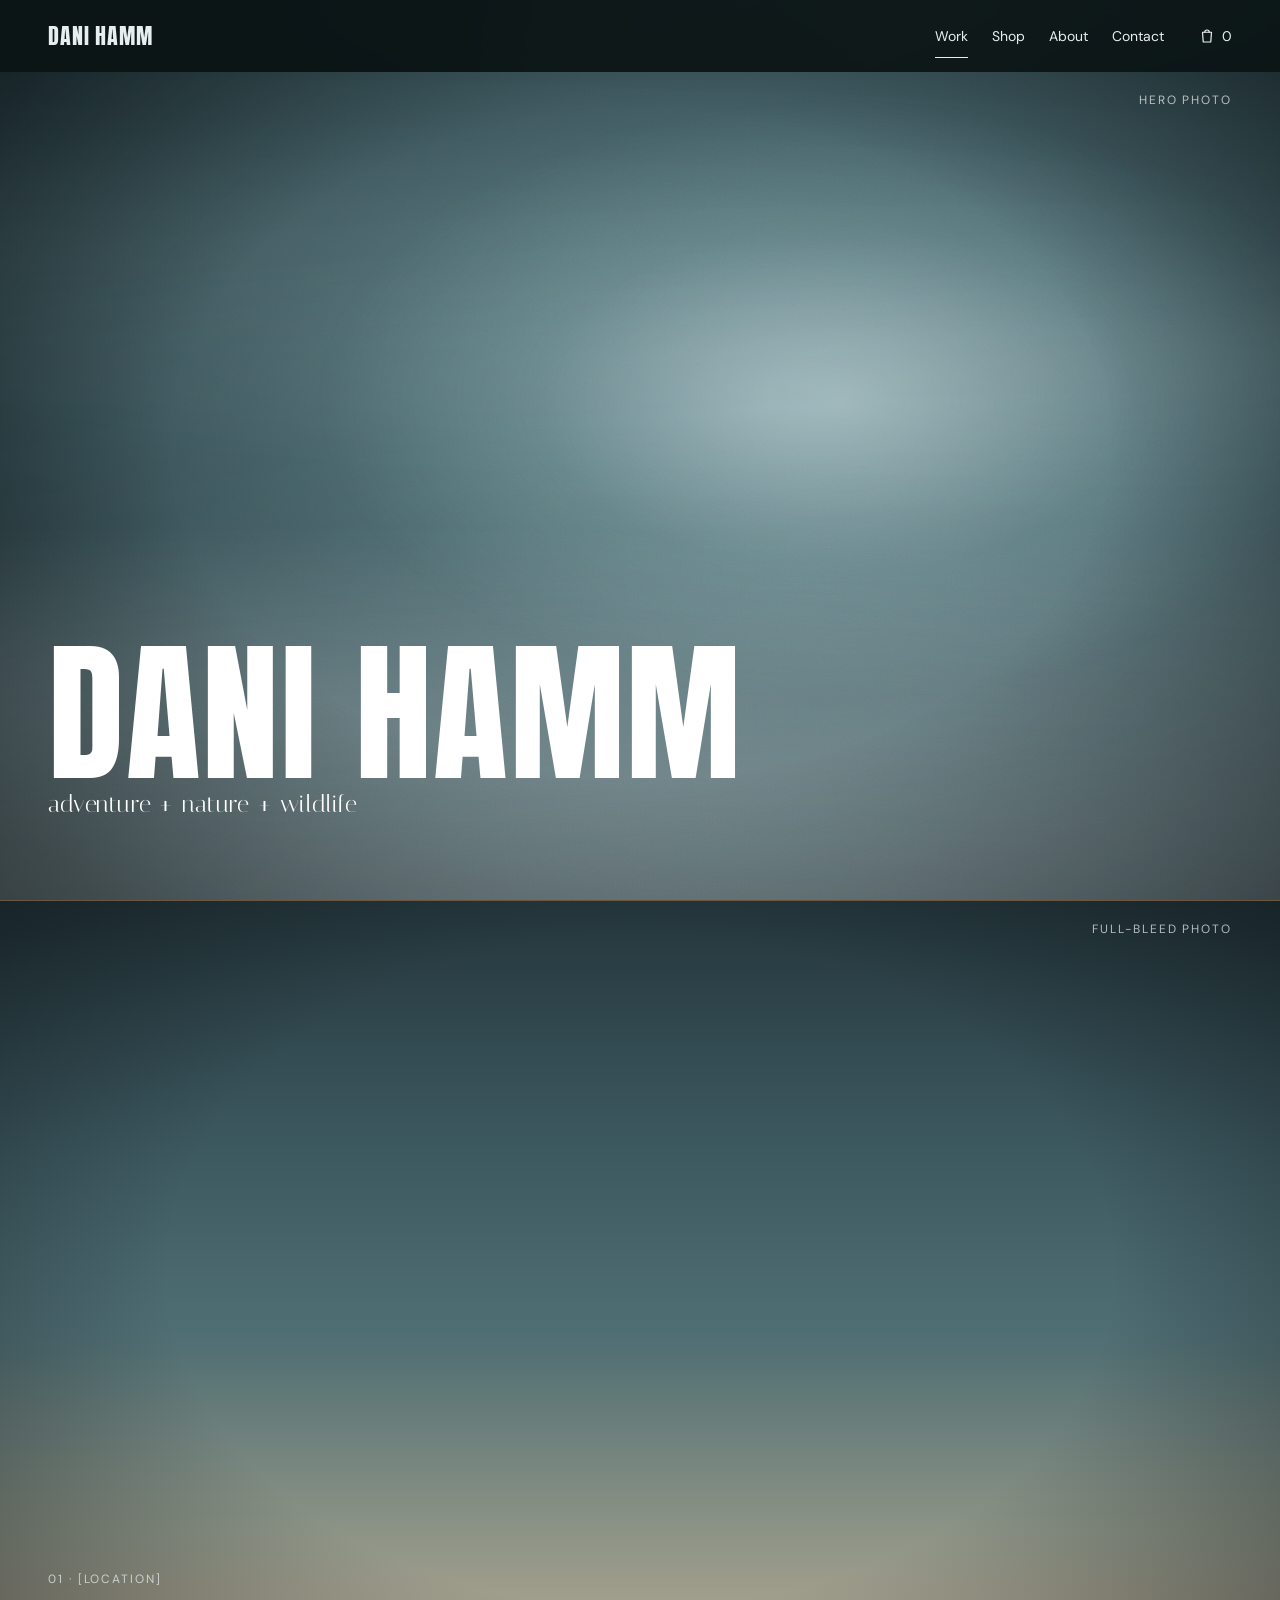
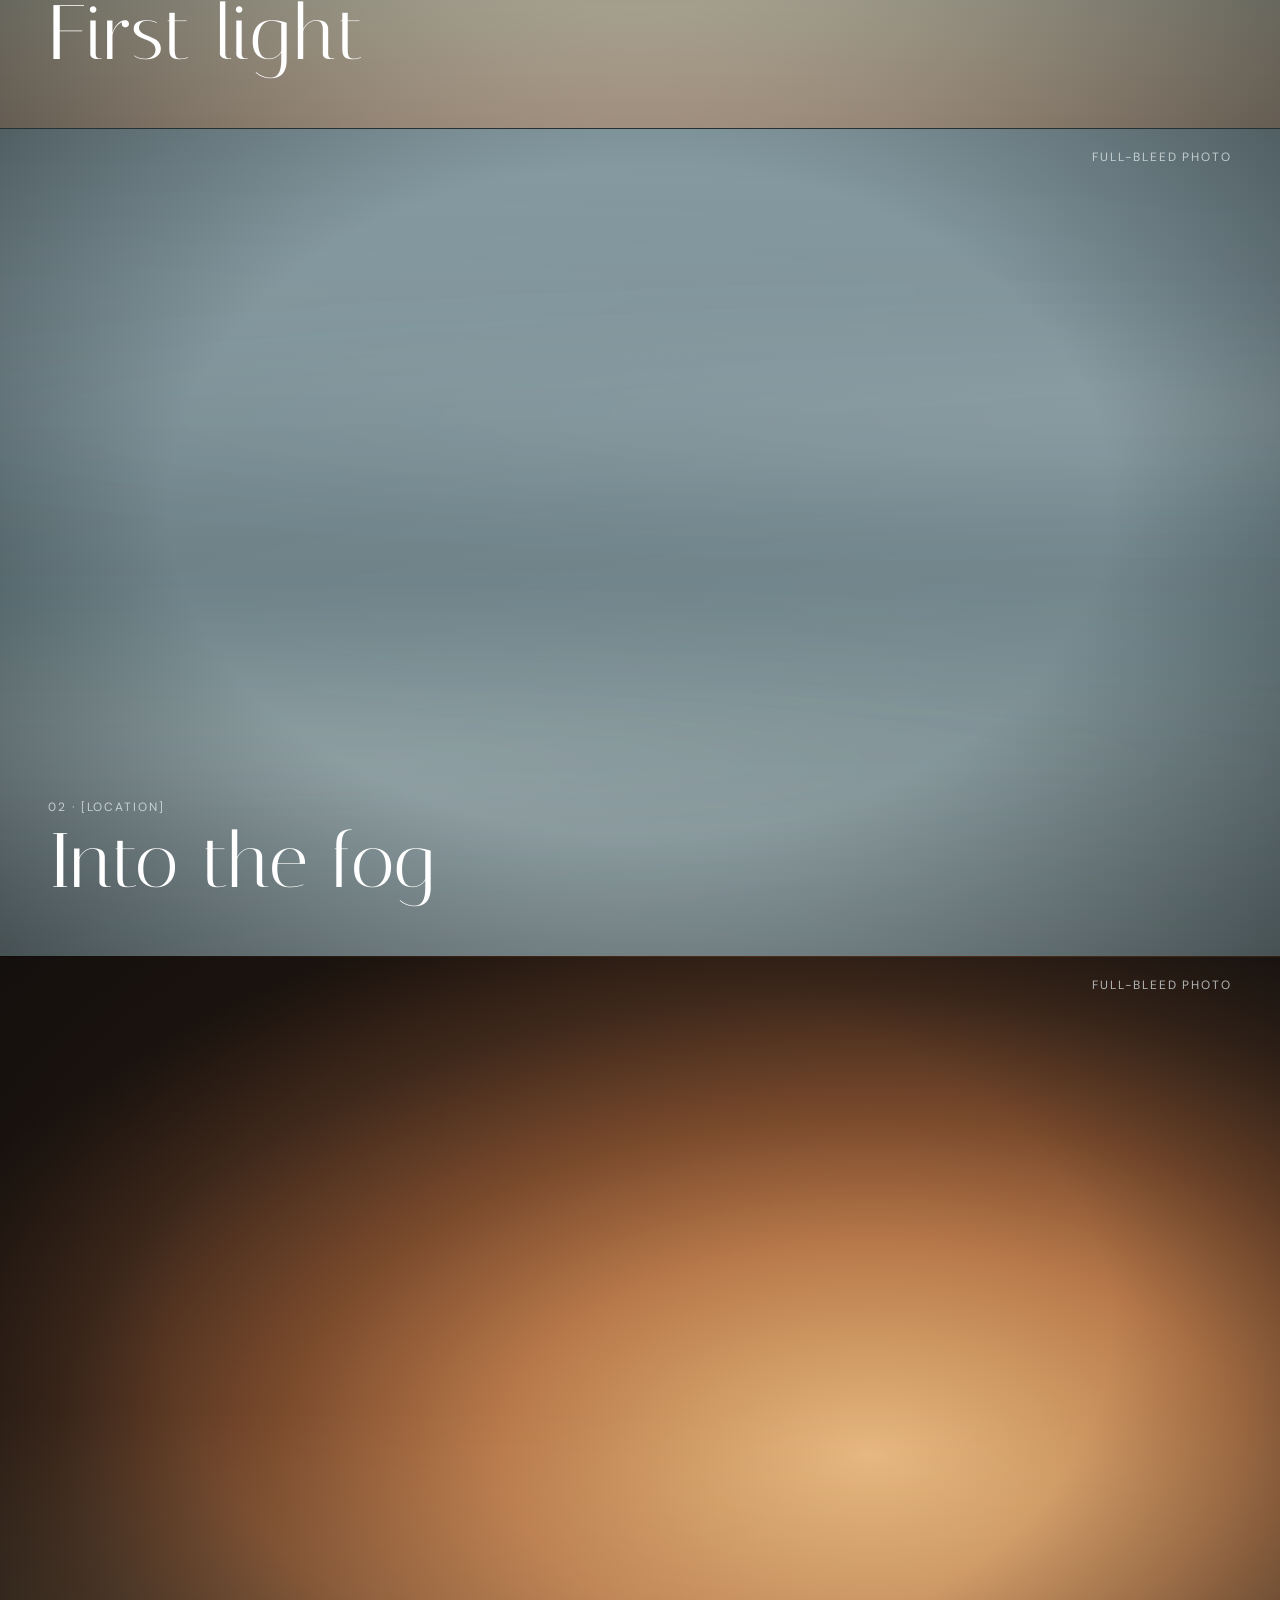
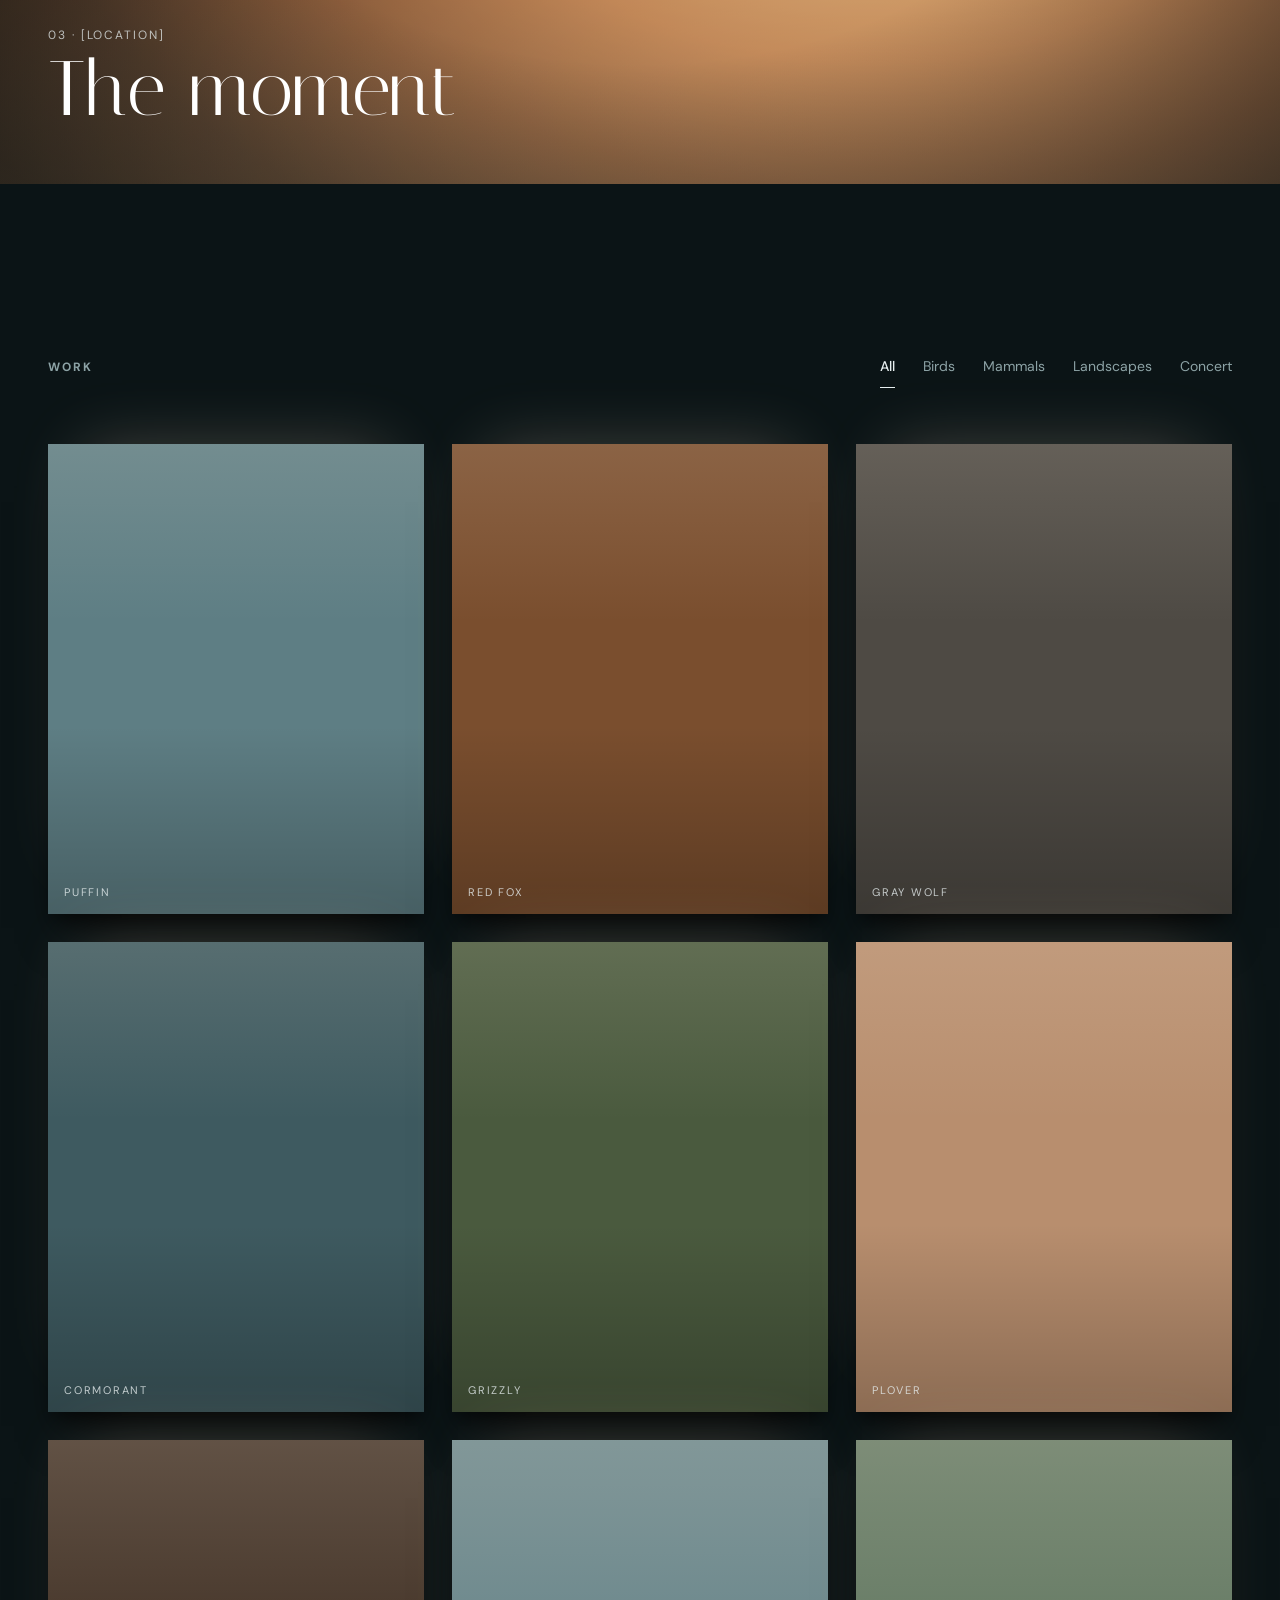
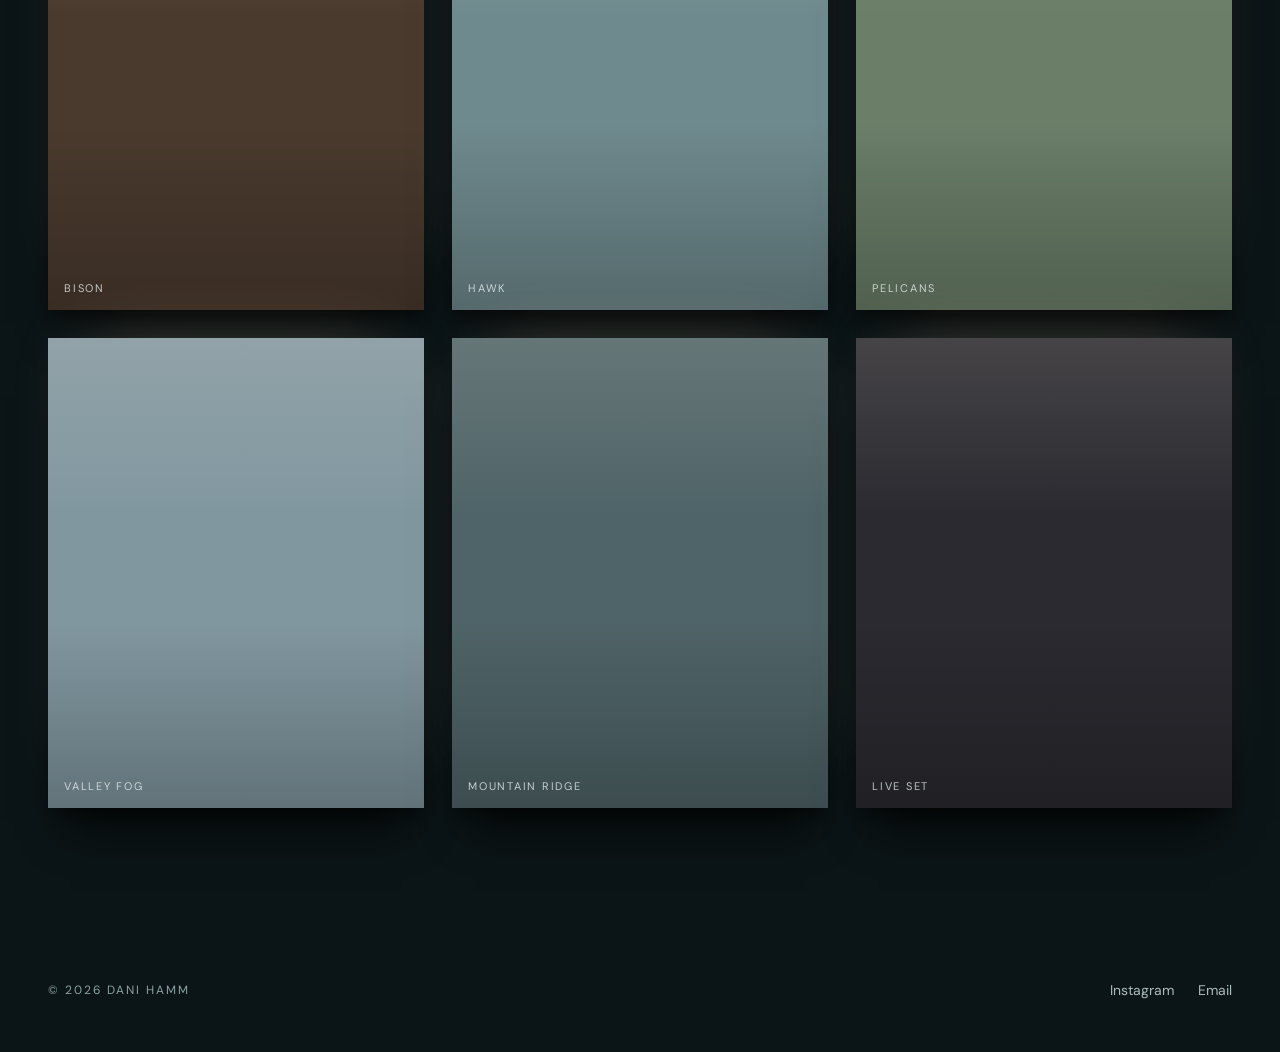
<file: index.html>
<!doctype html>
<html lang="en">
<head>
<meta charset="utf-8">
<meta name="viewport" content="width=device-width, initial-scale=1">
<title>Dani Hamm — Wildlife Photography</title>
<meta name="description" content="Dani Hamm — wildlife photography and videography. Adventure + nature + wildlife from the wild west.">
<link rel="preconnect" href="https://fonts.googleapis.com">
<link rel="preconnect" href="https://fonts.gstatic.com" crossorigin>
<link href="https://fonts.googleapis.com/css2?family=Anton&family=Italiana&family=DM+Sans:opsz,wght@9..40,400;9..40,500;9..40,600&display=swap" rel="stylesheet">
<link rel="stylesheet" href="css/style.css">
</head>
<body>
<div class="atmo" aria-hidden="true"><div class="atmo-b" style="position: absolute; inset: 0"><div class="beam beam-1"></div><div class="beam beam-2"></div><div class="beam beam-3"></div></div><div class="atmo-fog atmo-p1"></div><div class="atmo-fog2 atmo-p2"></div></div>
<svg class="grain" aria-hidden="true"><filter id="grainf"><feTurbulence type="fractalNoise" baseFrequency="0.9" numOctaves="2" stitchTiles="stitch"></feTurbulence></filter><rect width="100%" height="100%" filter="url(#grainf)"></rect></svg>
<div class="site">
<div class="root" style="color: #E6EEEF; font-family: 'DM Sans', system-ui, sans-serif; font-size: 16px; line-height: 1.6">
<header style="position: sticky; top: 0; z-index: 20; background: rgba(11,20,22,0.9); backdrop-filter: blur(10px)">
<nav aria-label="Main" class="wrap nav">
<a href="index.html" style="font-family: Anton, Impact, sans-serif; font-size: 22px; line-height: 1; letter-spacing: 0.04em; text-transform: uppercase; white-space: nowrap">Dani Hamm</a>
<div class="nav-links">
<a href="index.html" class="nl nl-on" aria-current="page" style="line-height: 44px">Work</a>
<a href="shop.html" class="nl" style="line-height: 44px">Shop</a>
<a href="about.html" class="nl" style="line-height: 44px">About</a>
<a href="contact.html" class="nl" style="line-height: 44px">Contact</a>
<a href="shop.html" data-cart-link aria-label="Cart" style="display: inline-flex; align-items: center; gap: 6px; line-height: 44px; min-width: 44px; justify-content: flex-end">
<svg aria-hidden="true" width="18" height="18" viewBox="0 0 24 24" fill="none" stroke="currentColor" stroke-width="1.6" stroke-linecap="round" stroke-linejoin="round"><path d="M6 7h12l-1 13H7L6 7z"></path><path d="M9 7a3 3 0 0 1 6 0"></path></svg>
<span data-cart-count>0</span>
</a>
<button type="button" class="nav-toggle" aria-label="Menu" aria-expanded="false" aria-controls="mobile-menu" style="align-items: center; justify-content: center; width: 44px; height: 44px; margin-right: -10px; background: none; border: none; color: #E6EEEF; cursor: pointer">
<svg aria-hidden="true" width="22" height="22" viewBox="0 0 24 24" fill="none" stroke="currentColor" stroke-width="1.6" stroke-linecap="round"><line x1="4" y1="9" x2="20" y2="9"></line><line x1="4" y1="15" x2="20" y2="15"></line></svg>
</button>
</div>
</nav>
<div id="mobile-menu" class="wrap mobile-menu" hidden>
<a href="index.html" style="line-height: 52px; font-size: 18px">Work</a>
<a href="shop.html" style="line-height: 52px; font-size: 18px">Shop</a>
<a href="about.html" style="line-height: 52px; font-size: 18px">About</a>
<a href="contact.html" style="line-height: 52px; font-size: 18px">Contact</a>
</div>
</header>
<main class="lift">
<div class="scenes">
<section class="hero" style="background: radial-gradient(ellipse 85% 75% at 60% 40%, #6F8E94 0%, #557479 25%, #3F5A60 50%, #1A2A2E 100%)">
<div class="glow" aria-hidden="true"></div>
<div class="fog fog-a" aria-hidden="true"></div>
<div class="fog fog-b" aria-hidden="true"></div>
<div class="fog fog-c" aria-hidden="true"></div>
<div class="vignette" aria-hidden="true"></div>
<div class="ph-tag"><span class="label" style="color: rgba(230,238,239,0.75)">Hero photo</span></div><!-- <img class="cover" src="images/hero.jpg" alt=""> -->
<div class="wrap hero-inner">
<h1 class="hero-name" style="margin: 0; font-family: Anton, Impact, sans-serif; font-weight: 400; line-height: 0.85; letter-spacing: 0.01em; text-transform: uppercase; color: #FFFFFF">Dani Hamm</h1>
<p style="margin: 0; font-family: Italiana, serif; letter-spacing: 0.01em; font-size: 24px; line-height: 1.2; color: #FFFFFF">adventure + nature + wildlife</p>
</div>
<div class="hero-shade" aria-hidden="true"></div>
</section>

<section class="scene s1" style="background: linear-gradient(180deg, #24363C 0%, #3D5960 30%, #4F6E74 52%, #7F8473 78%, #B08F6F 100%)">
<div class="scene-light" style="position: absolute; inset: 0">
<div class="fog fog-c"></div>
</div>
<div class="vignette"></div>
<div class="ph-tag"><span class="label" style="color: rgba(230,238,239,0.75)">Full-bleed photo</span></div><!-- <img class="cover" src="images/scene.jpg" alt=""> -->
<div class="wrap scene-cap">
<p class="label" style="color: rgba(230,238,239,0.75); margin-bottom: 8px">01 · [Location]</p>
<h2 class="scene-title" style="margin: 0; font-family: Italiana, serif; letter-spacing: 0.01em; font-weight: 400; line-height: 1; color: #FFFFFF">First light</h2>
</div>
</section>
<section class="scene" style="background: linear-gradient(180deg, #869BA2 0%, #7A8F96 25%, #6A8086 55%, #3F5257 100%)">
<div class="scene-light" style="position: absolute; inset: 0">
<div class="fog fog-a"></div>
<div class="fog fog-b"></div>
<div class="fog fog-c"></div>
<div class="fog fog-a" style="animation-duration: 60s"></div>
</div>
<div class="vignette"></div>
<div class="ph-tag"><span class="label" style="color: rgba(230,238,239,0.75)">Full-bleed photo</span></div><!-- <img class="cover" src="images/scene.jpg" alt=""> -->
<div class="wrap scene-cap">
<p class="label" style="color: rgba(230,238,239,0.75); margin-bottom: 8px">02 · [Location]</p>
<h2 class="scene-title" style="margin: 0; font-family: Italiana, serif; letter-spacing: 0.01em; font-weight: 400; line-height: 1; color: #FFFFFF">Into the fog</h2>
</div>
</section>
<section class="scene" style="background: radial-gradient(ellipse 80% 70% at 68% 60%, #E6B67F 0%, #CF9A64 18%, #B8794A 36%, #7A4A2C 58%, #3E281B 80%, #1E140E 100%)">
<div class="scene-light" style="position: absolute; inset: 0">
<div class="fog fog-c" style="background: linear-gradient(to top, rgba(240,196,138,0.26), rgba(240,196,138,0))"></div>
</div>
<div class="vignette"></div>
<div class="ph-tag"><span class="label" style="color: rgba(230,238,239,0.75)">Full-bleed photo</span></div><!-- <img class="cover" src="images/scene.jpg" alt=""> -->
<div class="wrap scene-cap">
<p class="label" style="color: rgba(230,238,239,0.75); margin-bottom: 8px">03 · [Location]</p>
<h2 class="scene-title" style="margin: 0; font-family: Italiana, serif; letter-spacing: 0.01em; font-weight: 400; line-height: 1; color: #FFFFFF">The moment</h2>
</div>
</section>
</div>

<section id="work" class="sec bsec">
<div class="wrap">
<div class="head">
<h2 class="label">Work</h2>
<div role="group" aria-label="Filter work" class="filters" id="port-filters"></div>
</div>
<div class="port-grid" id="port-grid"></div>
</div>
</section>
</main>
<footer class="wrap foot">
<p class="label">© 2026 Dani Hamm</p>
<div style="display: flex; flex-wrap: wrap; gap: 24px; font-size: 14px">
<a href="https://www.instagram.com/danigoinhamm/" style="color: #A9BCBE; line-height: 44px">Instagram</a>
<a href="mailto:danihamm.photo@gmail.com" style="color: #A9BCBE; line-height: 44px">Email</a>
</div>
</footer>
</div>
</div>
<script src="js/data.js"></script>
<script src="js/main.js"></script>
</body>
</html>
</file>
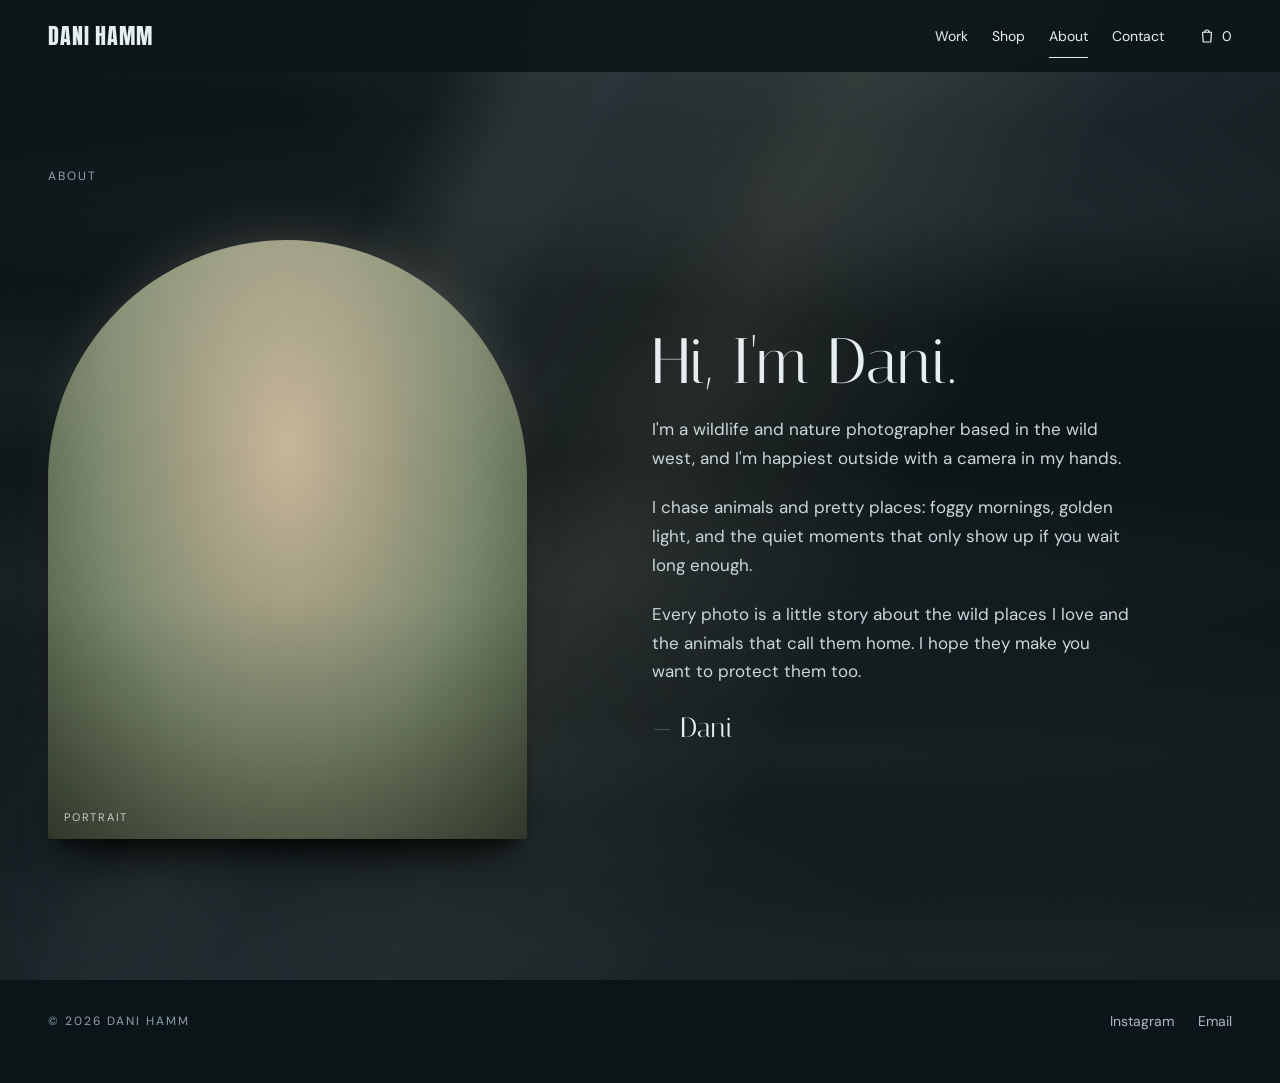
<file: about.html>
<!doctype html>
<html lang="en">
<head>
<meta charset="utf-8">
<meta name="viewport" content="width=device-width, initial-scale=1">
<title>About — Dani Hamm</title>
<meta name="description" content="Dani Hamm — wildlife photography and videography. Adventure + nature + wildlife from the wild west.">
<link rel="preconnect" href="https://fonts.googleapis.com">
<link rel="preconnect" href="https://fonts.gstatic.com" crossorigin>
<link href="https://fonts.googleapis.com/css2?family=Anton&family=Italiana&family=DM+Sans:opsz,wght@9..40,400;9..40,500;9..40,600&display=swap" rel="stylesheet">
<link rel="stylesheet" href="css/style.css">
</head>
<body>
<div class="atmo" aria-hidden="true"><div class="atmo-b" style="position: absolute; inset: 0"><div class="beam beam-1"></div><div class="beam beam-2"></div><div class="beam beam-3"></div></div><div class="atmo-fog atmo-p1"></div><div class="atmo-fog2 atmo-p2"></div></div>
<svg class="grain" aria-hidden="true"><filter id="grainf"><feTurbulence type="fractalNoise" baseFrequency="0.9" numOctaves="2" stitchTiles="stitch"></feTurbulence></filter><rect width="100%" height="100%" filter="url(#grainf)"></rect></svg>
<div class="site">
<div class="root" style="color: #E6EEEF; font-family: 'DM Sans', system-ui, sans-serif; font-size: 16px; line-height: 1.6">
<header style="position: sticky; top: 0; z-index: 20; background: rgba(11,20,22,0.9); backdrop-filter: blur(10px)">
<nav aria-label="Main" class="wrap nav">
<a href="index.html" style="font-family: Anton, Impact, sans-serif; font-size: 22px; line-height: 1; letter-spacing: 0.04em; text-transform: uppercase; white-space: nowrap">Dani Hamm</a>
<div class="nav-links">
<a href="index.html" class="nl" style="line-height: 44px">Work</a>
<a href="shop.html" class="nl" style="line-height: 44px">Shop</a>
<a href="about.html" class="nl nl-on" aria-current="page" style="line-height: 44px">About</a>
<a href="contact.html" class="nl" style="line-height: 44px">Contact</a>
<a href="shop.html" data-cart-link aria-label="Cart" style="display: inline-flex; align-items: center; gap: 6px; line-height: 44px; min-width: 44px; justify-content: flex-end">
<svg aria-hidden="true" width="18" height="18" viewBox="0 0 24 24" fill="none" stroke="currentColor" stroke-width="1.6" stroke-linecap="round" stroke-linejoin="round"><path d="M6 7h12l-1 13H7L6 7z"></path><path d="M9 7a3 3 0 0 1 6 0"></path></svg>
<span data-cart-count>0</span>
</a>
<button type="button" class="nav-toggle" aria-label="Menu" aria-expanded="false" aria-controls="mobile-menu" style="align-items: center; justify-content: center; width: 44px; height: 44px; margin-right: -10px; background: none; border: none; color: #E6EEEF; cursor: pointer">
<svg aria-hidden="true" width="22" height="22" viewBox="0 0 24 24" fill="none" stroke="currentColor" stroke-width="1.6" stroke-linecap="round"><line x1="4" y1="9" x2="20" y2="9"></line><line x1="4" y1="15" x2="20" y2="15"></line></svg>
</button>
</div>
</nav>
<div id="mobile-menu" class="wrap mobile-menu" hidden>
<a href="index.html" style="line-height: 52px; font-size: 18px">Work</a>
<a href="shop.html" style="line-height: 52px; font-size: 18px">Shop</a>
<a href="about.html" style="line-height: 52px; font-size: 18px">About</a>
<a href="contact.html" style="line-height: 52px; font-size: 18px">Contact</a>
</div>
</header>
<main class="lift">
<div class="lift">
<section>
<div class="wrap">
<div class="page-head">
<p class="label">About</p>
</div>
<div class="about-grid">
<div class="about-portrait focus-in lit">
<span class="label ph-label">Portrait</span><!-- <img class="cover" src="images/portrait.jpg" alt="Dani Hamm holding her camera"> -->
</div>
<div class="about-text focus-in">
<h1 class="about-hi">Hi, I&#39;m Dani.</h1>
<p>I&#39;m a wildlife and nature photographer based in the wild west, and I&#39;m happiest outside with a camera in my hands.</p>
<p>I chase animals and pretty places: foggy mornings, golden light, and the quiet moments that only show up if you wait long enough.</p>
<p>Every photo is a little story about the wild places I love and the animals that call them home. I hope they make you want to protect them too.</p>
<span class="about-sign">— Dani</span>
</div>
</div>
</div>
</section>

</main>
<footer class="wrap foot">
<p class="label">© 2026 Dani Hamm</p>
<div style="display: flex; flex-wrap: wrap; gap: 24px; font-size: 14px">
<a href="https://www.instagram.com/danigoinhamm/" style="color: #A9BCBE; line-height: 44px">Instagram</a>
<a href="mailto:danihamm.photo@gmail.com" style="color: #A9BCBE; line-height: 44px">Email</a>
</div>
</footer>
</div>
</div>
<script src="js/data.js"></script>
<script src="js/main.js"></script>
</body>
</html>
</file>
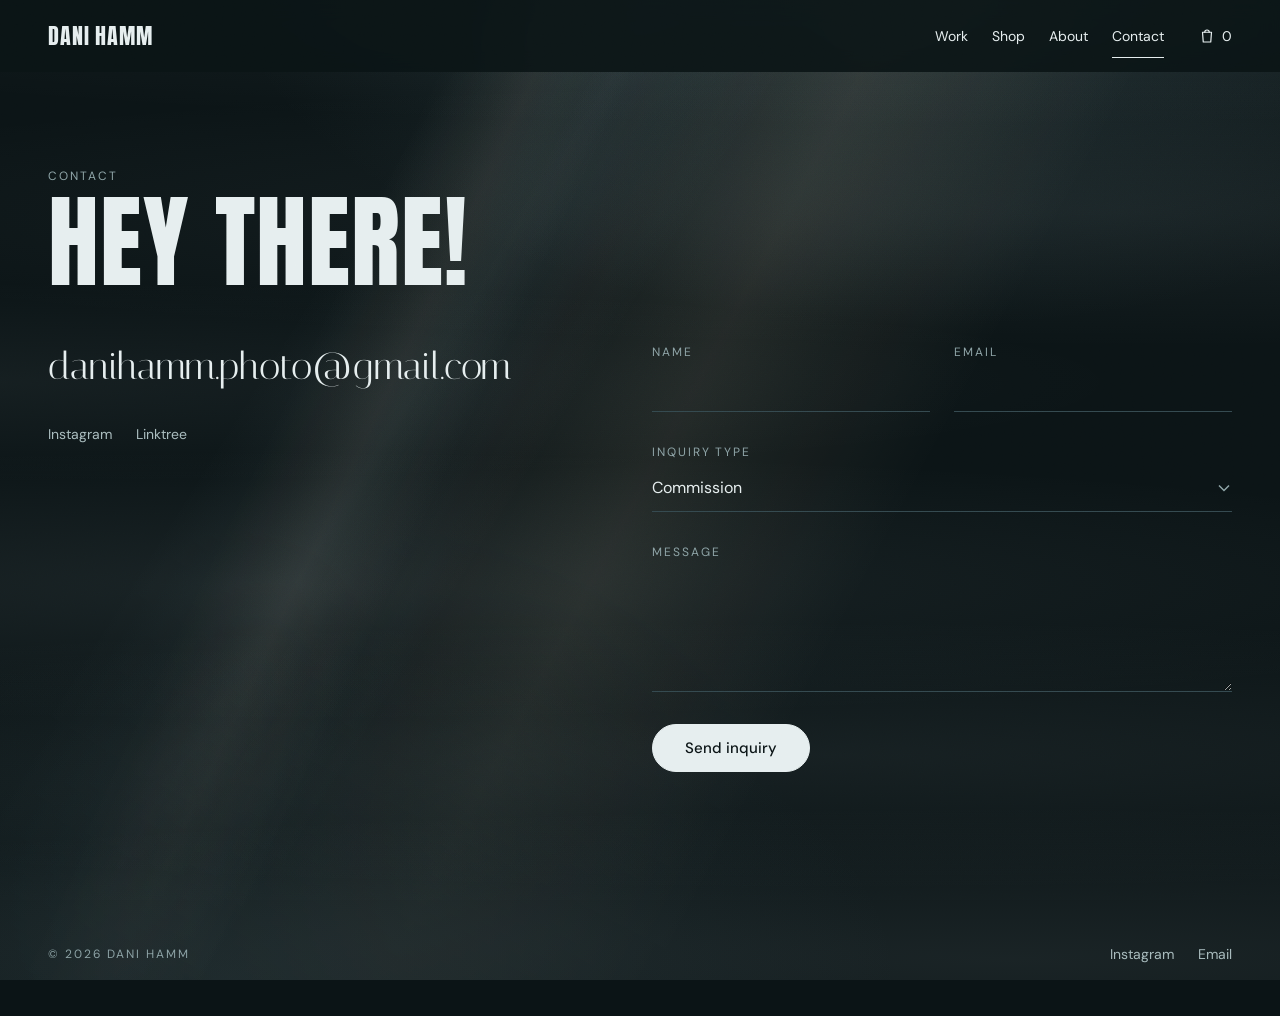
<file: contact.html>
<!doctype html>
<html lang="en">
<head>
<meta charset="utf-8">
<meta name="viewport" content="width=device-width, initial-scale=1">
<title>Contact — Dani Hamm</title>
<meta name="description" content="Dani Hamm — wildlife photography and videography. Adventure + nature + wildlife from the wild west.">
<link rel="preconnect" href="https://fonts.googleapis.com">
<link rel="preconnect" href="https://fonts.gstatic.com" crossorigin>
<link href="https://fonts.googleapis.com/css2?family=Anton&family=Italiana&family=DM+Sans:opsz,wght@9..40,400;9..40,500;9..40,600&display=swap" rel="stylesheet">
<link rel="stylesheet" href="css/style.css">
</head>
<body>
<div class="atmo" aria-hidden="true"><div class="atmo-b" style="position: absolute; inset: 0"><div class="beam beam-1"></div><div class="beam beam-2"></div><div class="beam beam-3"></div></div><div class="atmo-fog atmo-p1"></div><div class="atmo-fog2 atmo-p2"></div></div>
<svg class="grain" aria-hidden="true"><filter id="grainf"><feTurbulence type="fractalNoise" baseFrequency="0.9" numOctaves="2" stitchTiles="stitch"></feTurbulence></filter><rect width="100%" height="100%" filter="url(#grainf)"></rect></svg>
<div class="site">
<div class="root" style="color: #E6EEEF; font-family: 'DM Sans', system-ui, sans-serif; font-size: 16px; line-height: 1.6">
<header style="position: sticky; top: 0; z-index: 20; background: rgba(11,20,22,0.9); backdrop-filter: blur(10px)">
<nav aria-label="Main" class="wrap nav">
<a href="index.html" style="font-family: Anton, Impact, sans-serif; font-size: 22px; line-height: 1; letter-spacing: 0.04em; text-transform: uppercase; white-space: nowrap">Dani Hamm</a>
<div class="nav-links">
<a href="index.html" class="nl" style="line-height: 44px">Work</a>
<a href="shop.html" class="nl" style="line-height: 44px">Shop</a>
<a href="about.html" class="nl" style="line-height: 44px">About</a>
<a href="contact.html" class="nl nl-on" aria-current="page" style="line-height: 44px">Contact</a>
<a href="shop.html" data-cart-link aria-label="Cart" style="display: inline-flex; align-items: center; gap: 6px; line-height: 44px; min-width: 44px; justify-content: flex-end">
<svg aria-hidden="true" width="18" height="18" viewBox="0 0 24 24" fill="none" stroke="currentColor" stroke-width="1.6" stroke-linecap="round" stroke-linejoin="round"><path d="M6 7h12l-1 13H7L6 7z"></path><path d="M9 7a3 3 0 0 1 6 0"></path></svg>
<span data-cart-count>0</span>
</a>
<button type="button" class="nav-toggle" aria-label="Menu" aria-expanded="false" aria-controls="mobile-menu" style="align-items: center; justify-content: center; width: 44px; height: 44px; margin-right: -10px; background: none; border: none; color: #E6EEEF; cursor: pointer">
<svg aria-hidden="true" width="22" height="22" viewBox="0 0 24 24" fill="none" stroke="currentColor" stroke-width="1.6" stroke-linecap="round"><line x1="4" y1="9" x2="20" y2="9"></line><line x1="4" y1="15" x2="20" y2="15"></line></svg>
</button>
</div>
</nav>
<div id="mobile-menu" class="wrap mobile-menu" hidden>
<a href="index.html" style="line-height: 52px; font-size: 18px">Work</a>
<a href="shop.html" style="line-height: 52px; font-size: 18px">Shop</a>
<a href="about.html" style="line-height: 52px; font-size: 18px">About</a>
<a href="contact.html" style="line-height: 52px; font-size: 18px">Contact</a>
</div>
</header>
<main class="lift">
<div class="lift">
<section id="contact">
<div class="wrap">
<div class="page-head">
<p class="label">Contact</p>
<h1 class="page-title">Hey there!</h1>
</div>
<div class="split" style="align-items: start">
<div class="c-left focus-in" style="min-width: 0; display: flex; flex-direction: column; gap: 24px">
<a href="mailto:danihamm.photo@gmail.com" class="contact-email">danihamm.photo@gmail.com</a>
<div style="display: flex; flex-wrap: wrap; gap: 24px; font-size: 14px">
<a href="https://www.instagram.com/danigoinhamm/" style="color: #A9BCBE; line-height: 44px">Instagram</a>
<a href="https://linktr.ee/danihamm" style="color: #A9BCBE; line-height: 44px">Linktree</a>
</div>
</div>
<!-- Connect a form service (e.g. Formspree): replace YOUR_FORM_ID -->
<form class="c-right form focus-in" style="min-width: 0" action="https://formspree.io/f/YOUR_FORM_ID" method="POST">
<div style="display: flex; flex-direction: column; gap: 4px; min-width: 0">
<label for="c-name" class="label">Name</label>
<input id="c-name" name="name" type="text" class="field" autocomplete="name" required>
</div>
<div style="display: flex; flex-direction: column; gap: 4px; min-width: 0">
<label for="c-email" class="label">Email</label>
<input id="c-email" name="email" type="email" class="field" autocomplete="email" required>
</div>
<div class="full" style="display: flex; flex-direction: column; gap: 4px; min-width: 0">
<label for="c-topic" class="label">Inquiry type</label>
<select id="c-topic" name="topic" class="field">
<option>Commission</option>
<option>Licensing</option>
<option>Print or custom order</option>
<option>Brand collaboration</option>
<option>Other</option>
</select>
</div>
<div class="full" style="display: flex; flex-direction: column; gap: 4px; min-width: 0">
<label for="c-msg" class="label">Message</label>
<textarea id="c-msg" name="message" rows="4" class="field" style="height: auto; padding: 12px 0; line-height: 1.6; resize: vertical"></textarea>
</div>
<div class="full">
<button type="submit" style="height: 48px; padding: 0 32px; border: 1px solid #E6EEEF; border-radius: 999px; background: #E6EEEF; color: #0B1416; font: 500 15px 'DM Sans', sans-serif; cursor: pointer">Send inquiry</button>
</div>
</form>
</div>
</div>
</section>

</main>
<footer class="wrap foot">
<p class="label">© 2026 Dani Hamm</p>
<div style="display: flex; flex-wrap: wrap; gap: 24px; font-size: 14px">
<a href="https://www.instagram.com/danigoinhamm/" style="color: #A9BCBE; line-height: 44px">Instagram</a>
<a href="mailto:danihamm.photo@gmail.com" style="color: #A9BCBE; line-height: 44px">Email</a>
</div>
</footer>
</div>
</div>
<script src="js/data.js"></script>
<script src="js/main.js"></script>
</body>
</html>
</file>
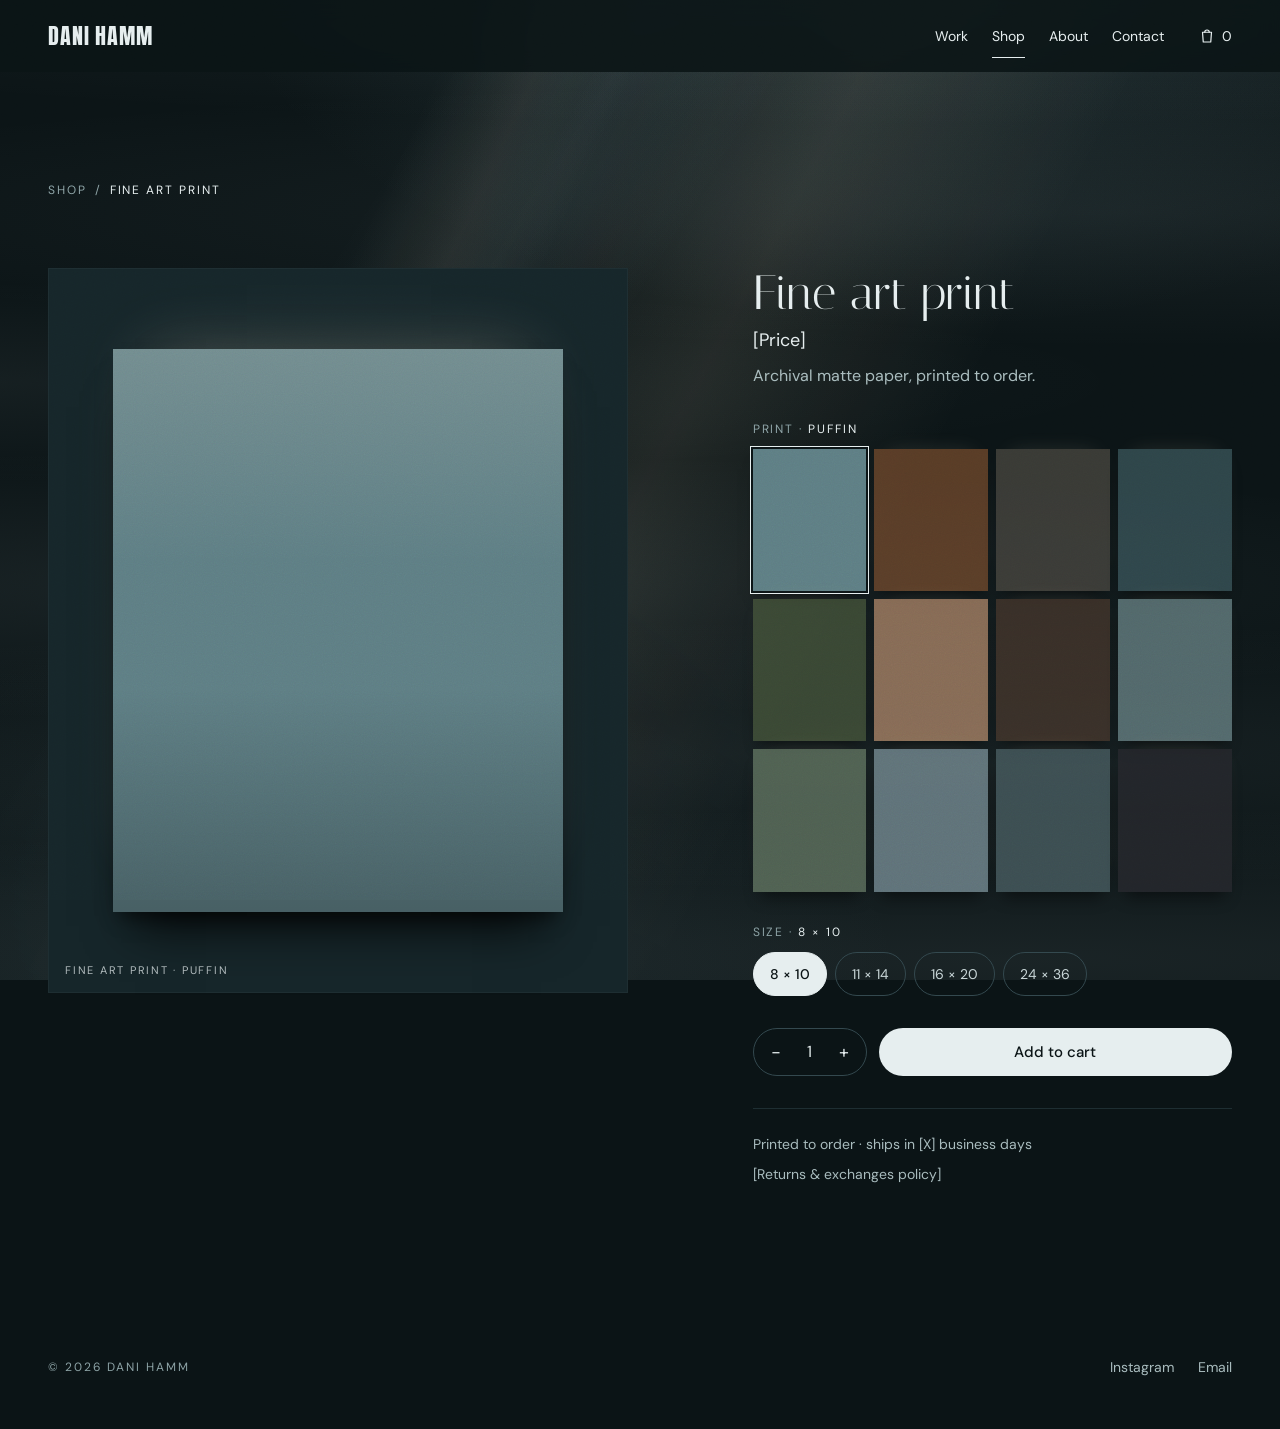
<file: product.html>
<!doctype html>
<html lang="en">
<head>
<meta charset="utf-8">
<meta name="viewport" content="width=device-width, initial-scale=1">
<title>Product — Dani Hamm</title>
<meta name="description" content="Dani Hamm — wildlife photography and videography. Adventure + nature + wildlife from the wild west.">
<link rel="preconnect" href="https://fonts.googleapis.com">
<link rel="preconnect" href="https://fonts.gstatic.com" crossorigin>
<link href="https://fonts.googleapis.com/css2?family=Anton&family=Italiana&family=DM+Sans:opsz,wght@9..40,400;9..40,500;9..40,600&display=swap" rel="stylesheet">
<link rel="stylesheet" href="css/style.css">
</head>
<body>
<div class="atmo" aria-hidden="true"><div class="atmo-b" style="position: absolute; inset: 0"><div class="beam beam-1"></div><div class="beam beam-2"></div><div class="beam beam-3"></div></div><div class="atmo-fog atmo-p1"></div><div class="atmo-fog2 atmo-p2"></div></div>
<svg class="grain" aria-hidden="true"><filter id="grainf"><feTurbulence type="fractalNoise" baseFrequency="0.9" numOctaves="2" stitchTiles="stitch"></feTurbulence></filter><rect width="100%" height="100%" filter="url(#grainf)"></rect></svg>
<div class="site">
<div class="root" style="color: #E6EEEF; font-family: 'DM Sans', system-ui, sans-serif; font-size: 16px; line-height: 1.6">
<header style="position: sticky; top: 0; z-index: 20; background: rgba(11,20,22,0.9); backdrop-filter: blur(10px)">
<nav aria-label="Main" class="wrap nav">
<a href="index.html" style="font-family: Anton, Impact, sans-serif; font-size: 22px; line-height: 1; letter-spacing: 0.04em; text-transform: uppercase; white-space: nowrap">Dani Hamm</a>
<div class="nav-links">
<a href="index.html" class="nl" style="line-height: 44px">Work</a>
<a href="shop.html" class="nl nl-on" aria-current="page" style="line-height: 44px">Shop</a>
<a href="about.html" class="nl" style="line-height: 44px">About</a>
<a href="contact.html" class="nl" style="line-height: 44px">Contact</a>
<a href="shop.html" data-cart-link aria-label="Cart" style="display: inline-flex; align-items: center; gap: 6px; line-height: 44px; min-width: 44px; justify-content: flex-end">
<svg aria-hidden="true" width="18" height="18" viewBox="0 0 24 24" fill="none" stroke="currentColor" stroke-width="1.6" stroke-linecap="round" stroke-linejoin="round"><path d="M6 7h12l-1 13H7L6 7z"></path><path d="M9 7a3 3 0 0 1 6 0"></path></svg>
<span data-cart-count>0</span>
</a>
<button type="button" class="nav-toggle" aria-label="Menu" aria-expanded="false" aria-controls="mobile-menu" style="align-items: center; justify-content: center; width: 44px; height: 44px; margin-right: -10px; background: none; border: none; color: #E6EEEF; cursor: pointer">
<svg aria-hidden="true" width="22" height="22" viewBox="0 0 24 24" fill="none" stroke="currentColor" stroke-width="1.6" stroke-linecap="round"><line x1="4" y1="9" x2="20" y2="9"></line><line x1="4" y1="15" x2="20" y2="15"></line></svg>
</button>
</div>
</nav>
<div id="mobile-menu" class="wrap mobile-menu" hidden>
<a href="index.html" style="line-height: 52px; font-size: 18px">Work</a>
<a href="shop.html" style="line-height: 52px; font-size: 18px">Shop</a>
<a href="about.html" style="line-height: 52px; font-size: 18px">About</a>
<a href="contact.html" style="line-height: 52px; font-size: 18px">Contact</a>
</div>
</header>
<main class="lift">
<section class="wrap pdp-top" id="pdp">
<nav aria-label="Breadcrumb" class="label crumb"><a href="shop.html" style="color: #8DA3A6; line-height: 44px">Shop</a><span aria-hidden="true">/</span><span id="crumb-name" style="color: #E6EEEF"></span></nav>
<div class="pdp">
<div class="pdp-media">
<div id="pdp-stage" class="pdp-stage focus-in" style="position: relative; aspect-ratio: 4 / 5; display: flex; align-items: center; justify-content: center; transition: background-color 0.6s ease">
<div id="pdp-art" class="stage-art lit"></div>
<span id="pdp-stage-label" class="label" style="position: absolute; left: 16px; bottom: 14px; font-size: 11px"></span>
</div>
</div>
<div class="pdp-info">
<div style="display: flex; flex-direction: column; gap: 8px">
<h1 id="pdp-name" style="margin: 0; font-family: Italiana, serif; font-weight: 400; font-size: 48px; line-height: 1.05"></h1>
<p id="pdp-price" style="margin: 0; font-size: 18px; color: #E6EEEF"></p>
<p id="pdp-detail" style="margin: 0; color: #A9BCBE"></p>
</div>
<fieldset class="opt"><legend class="label" style="margin-bottom: 12px">Print · <span id="print-name" style="color: #E6EEEF"></span></legend><div class="thumbs" id="print-opts"></div></fieldset>
<fieldset class="opt"><legend class="label" style="margin-bottom: 12px">Size · <span id="size-name" style="color: #E6EEEF"></span></legend><div class="chips" id="size-opts"></div></fieldset>
<fieldset class="opt" id="color-field" hidden><legend class="label" style="margin-bottom: 12px">Color · <span id="color-name" style="color: #E6EEEF"></span></legend><div class="chips" id="color-opts"></div></fieldset>
<div style="display: flex; gap: 12px; align-items: center">
<div class="qty"><button type="button" id="qty-dec" aria-label="Decrease quantity">−</button><span id="qty" aria-live="polite" style="min-width: 24px; text-align: center">1</span><button type="button" id="qty-inc" aria-label="Increase quantity">+</button></div>
<button type="button" id="add-btn" class="btn-solid" style="flex: 1">Add to cart</button>
</div>
<ul style="list-style: none; margin: 0; padding: 24px 0 0; border-top: 1px solid #1E2E32; display: flex; flex-direction: column; gap: 8px; font-size: 14px; color: #A9BCBE">
<li>Printed to order · ships in [X] business days</li>
<li>[Returns &amp; exchanges policy]</li>
</ul>
</div>
</div>
</section>
</main>
<footer class="wrap foot">
<p class="label">© 2026 Dani Hamm</p>
<div style="display: flex; flex-wrap: wrap; gap: 24px; font-size: 14px">
<a href="https://www.instagram.com/danigoinhamm/" style="color: #A9BCBE; line-height: 44px">Instagram</a>
<a href="mailto:danihamm.photo@gmail.com" style="color: #A9BCBE; line-height: 44px">Email</a>
</div>
</footer>
</div>
</div>
<script src="js/data.js"></script>
<script src="js/main.js"></script>
</body>
</html>
</file>
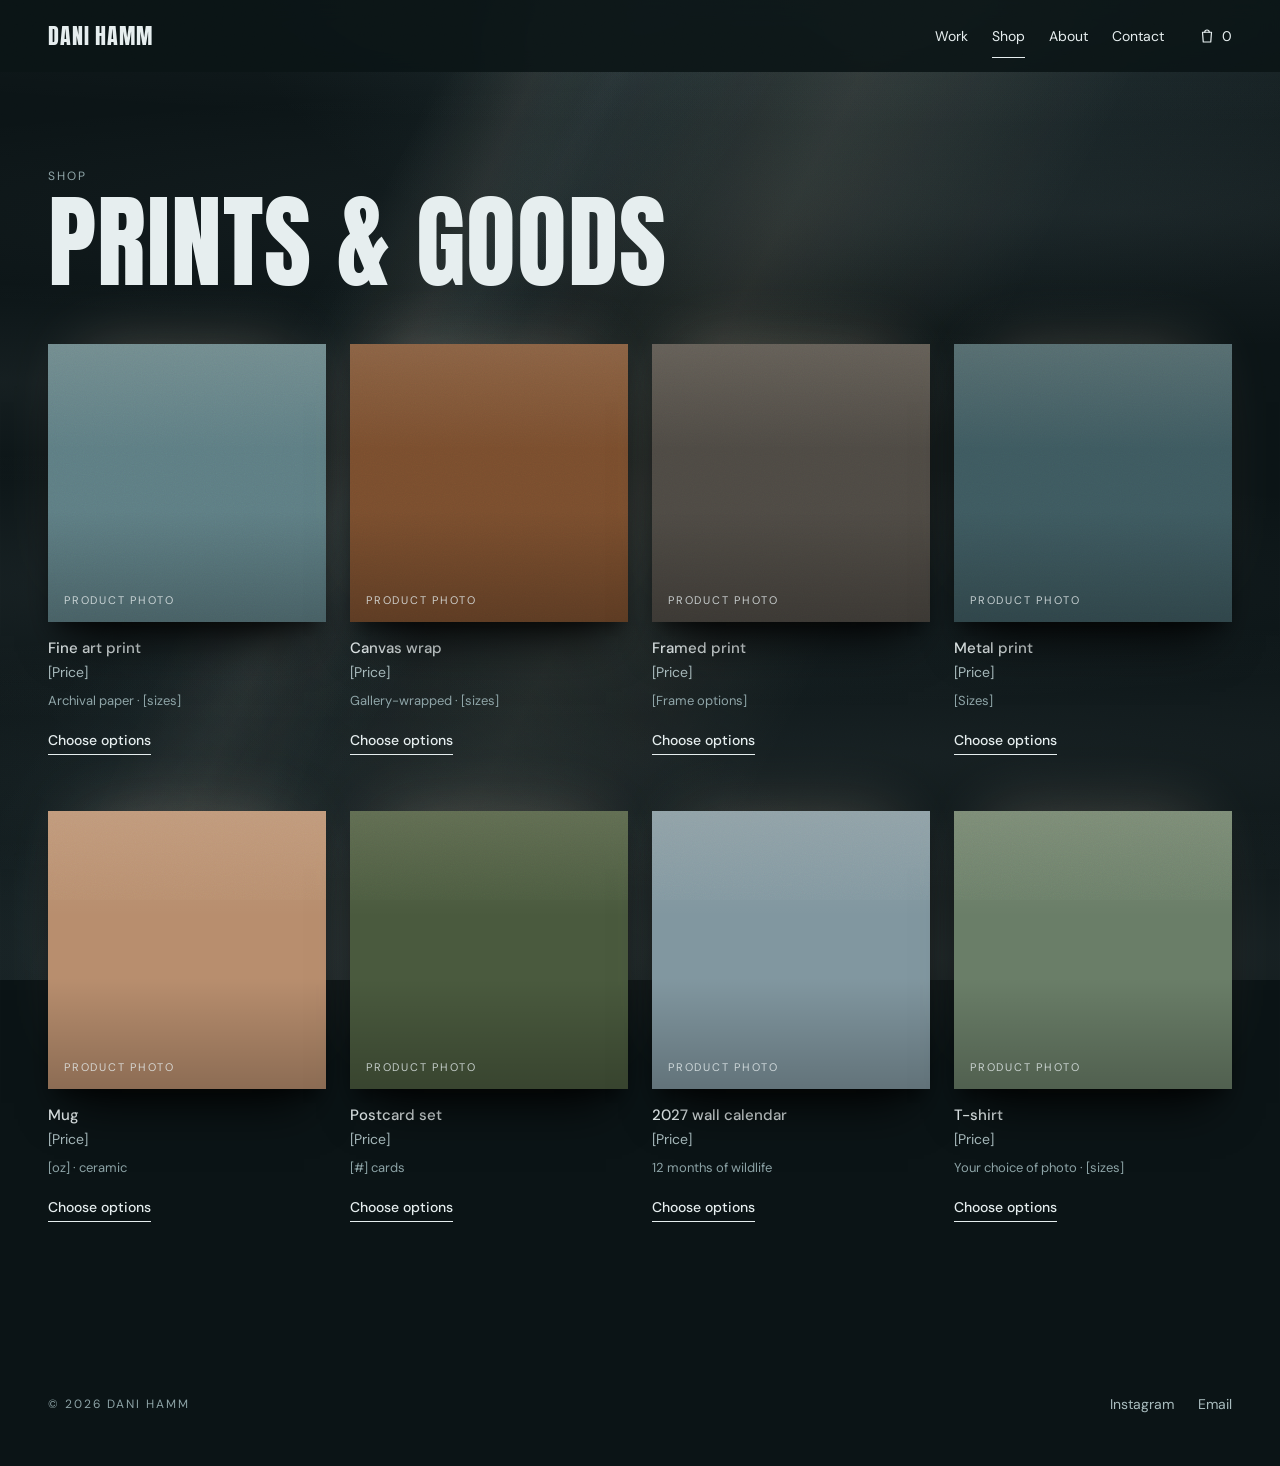
<file: shop.html>
<!doctype html>
<html lang="en">
<head>
<meta charset="utf-8">
<meta name="viewport" content="width=device-width, initial-scale=1">
<title>Shop — Dani Hamm</title>
<meta name="description" content="Dani Hamm — wildlife photography and videography. Adventure + nature + wildlife from the wild west.">
<link rel="preconnect" href="https://fonts.googleapis.com">
<link rel="preconnect" href="https://fonts.gstatic.com" crossorigin>
<link href="https://fonts.googleapis.com/css2?family=Anton&family=Italiana&family=DM+Sans:opsz,wght@9..40,400;9..40,500;9..40,600&display=swap" rel="stylesheet">
<link rel="stylesheet" href="css/style.css">
</head>
<body>
<div class="atmo" aria-hidden="true"><div class="atmo-b" style="position: absolute; inset: 0"><div class="beam beam-1"></div><div class="beam beam-2"></div><div class="beam beam-3"></div></div><div class="atmo-fog atmo-p1"></div><div class="atmo-fog2 atmo-p2"></div></div>
<svg class="grain" aria-hidden="true"><filter id="grainf"><feTurbulence type="fractalNoise" baseFrequency="0.9" numOctaves="2" stitchTiles="stitch"></feTurbulence></filter><rect width="100%" height="100%" filter="url(#grainf)"></rect></svg>
<div class="site">
<div class="root" style="color: #E6EEEF; font-family: 'DM Sans', system-ui, sans-serif; font-size: 16px; line-height: 1.6">
<header style="position: sticky; top: 0; z-index: 20; background: rgba(11,20,22,0.9); backdrop-filter: blur(10px)">
<nav aria-label="Main" class="wrap nav">
<a href="index.html" style="font-family: Anton, Impact, sans-serif; font-size: 22px; line-height: 1; letter-spacing: 0.04em; text-transform: uppercase; white-space: nowrap">Dani Hamm</a>
<div class="nav-links">
<a href="index.html" class="nl" style="line-height: 44px">Work</a>
<a href="shop.html" class="nl nl-on" aria-current="page" style="line-height: 44px">Shop</a>
<a href="about.html" class="nl" style="line-height: 44px">About</a>
<a href="contact.html" class="nl" style="line-height: 44px">Contact</a>
<a href="shop.html" data-cart-link aria-label="Cart" style="display: inline-flex; align-items: center; gap: 6px; line-height: 44px; min-width: 44px; justify-content: flex-end">
<svg aria-hidden="true" width="18" height="18" viewBox="0 0 24 24" fill="none" stroke="currentColor" stroke-width="1.6" stroke-linecap="round" stroke-linejoin="round"><path d="M6 7h12l-1 13H7L6 7z"></path><path d="M9 7a3 3 0 0 1 6 0"></path></svg>
<span data-cart-count>0</span>
</a>
<button type="button" class="nav-toggle" aria-label="Menu" aria-expanded="false" aria-controls="mobile-menu" style="align-items: center; justify-content: center; width: 44px; height: 44px; margin-right: -10px; background: none; border: none; color: #E6EEEF; cursor: pointer">
<svg aria-hidden="true" width="22" height="22" viewBox="0 0 24 24" fill="none" stroke="currentColor" stroke-width="1.6" stroke-linecap="round"><line x1="4" y1="9" x2="20" y2="9"></line><line x1="4" y1="15" x2="20" y2="15"></line></svg>
</button>
</div>
</nav>
<div id="mobile-menu" class="wrap mobile-menu" hidden>
<a href="index.html" style="line-height: 52px; font-size: 18px">Work</a>
<a href="shop.html" style="line-height: 52px; font-size: 18px">Shop</a>
<a href="about.html" style="line-height: 52px; font-size: 18px">About</a>
<a href="contact.html" style="line-height: 52px; font-size: 18px">Contact</a>
</div>
</header>
<main class="lift">
<section class="bsec">
<div class="wrap">
<div class="page-head">
<p class="label">Shop</p>
<h1 class="page-title">Prints &amp; goods</h1>
</div>
<div class="shop-grid" id="shop-grid"></div>
</div>
</section>
</main>
<footer class="wrap foot">
<p class="label">© 2026 Dani Hamm</p>
<div style="display: flex; flex-wrap: wrap; gap: 24px; font-size: 14px">
<a href="https://www.instagram.com/danigoinhamm/" style="color: #A9BCBE; line-height: 44px">Instagram</a>
<a href="mailto:danihamm.photo@gmail.com" style="color: #A9BCBE; line-height: 44px">Email</a>
</div>
</footer>
</div>
</div>
<script src="js/data.js"></script>
<script src="js/main.js"></script>
</body>
</html>
</file>
<file: css/style.css>
/* Dani Hamm - site styles */
body{margin:0;background:#0B1416}
a{color:#E6EEEF;text-decoration:none}a:hover{color:#F08300}
*,*::before,*::after{box-sizing:border-box}
.site{container-type:inline-size;container-name:site}
.root{--gutter:48px;--sec:160px;--gap:24px;--tile:8px}
.wrap{width:100%;max-width:1344px;margin:0 auto;padding-left:var(--gutter);padding-right:var(--gutter)}
.sec{padding-top:var(--sec);padding-bottom:0}
.label{margin:0;font-size:12px;line-height:16px;letter-spacing:0.16em;text-transform:uppercase;color:#8DA3A6}
.nav{display:flex;align-items:center;justify-content:space-between;gap:var(--gap);height:72px}
.hero{position:relative;height:800px;overflow:hidden}
.glow{position:absolute;inset:-15%;background:radial-gradient(ellipse 45% 40% at 62% 42%, rgba(214,232,234,0.45) 0%, rgba(150,186,192,0.18) 40%, rgba(150,186,192,0) 70%);animation:glow 14s ease-in-out infinite;will-change:opacity,transform;pointer-events:none}
@keyframes glow{0%,100%{opacity:0.4;transform:scale(1)}50%{opacity:0.8;transform:scale(1.05)}}
@media (prefers-reduced-motion: reduce){.glow{animation:none;opacity:0.6}}
.hero-inner{position:relative;height:100%;display:flex;flex-direction:column;justify-content:flex-end;gap:12px;padding-bottom:64px}
.head{display:flex;flex-wrap:wrap;justify-content:space-between;align-items:baseline;gap:16px var(--gap);margin-bottom:40px}
.filters{display:flex;flex-wrap:wrap;gap:0 28px}
.port-grid{display:grid;grid-template-columns:repeat(3,minmax(0,1fr));gap:var(--tile)}
.split{display:grid;grid-template-columns:repeat(12,minmax(0,1fr));column-gap:var(--gap);row-gap:40px;align-items:end}
.c-left{grid-column:1 / span 5}
.c-right{grid-column:7 / span 6}
.nav-links{display:flex;align-items:center;gap:24px;font-size:14px}
.nav-toggle{display:none}
.shop-grid{display:grid;grid-template-columns:repeat(4,minmax(0,1fr));gap:48px var(--gap)}
.form{display:grid;grid-template-columns:repeat(2,minmax(0,1fr));gap:32px var(--gap)}
.full{grid-column:1 / -1}
.field{width:100%;height:48px;padding:0;background:transparent;border:none;border-bottom:1px solid #34494F;border-radius:0;color:#E6EEEF;font:16px 'DM Sans',sans-serif;outline-offset:4px}
.field:focus{border-bottom-color:#E6EEEF}
.foot{display:flex;flex-wrap:wrap;justify-content:space-between;align-items:center;gap:12px var(--gap);padding-top:var(--sec);padding-bottom:40px}
@container site (max-width: 1100px){
.root{--gutter:32px;--sec:120px;--gap:20px}
.shop-grid{grid-template-columns:repeat(3,minmax(0,1fr))}
.hero{height:700px}
}
@container site (max-width: 820px){
.c-left,.c-right{grid-column:1 / -1}
.about-photo{max-width:480px}
}
@container site (max-width: 640px){
.root{--gutter:20px;--sec:88px;--gap:16px;--tile:4px}
.nav{height:64px}
.hero{height:600px}
.hero-inner{padding-bottom:40px}
.filters{flex-wrap:nowrap;overflow-x:auto;gap:0 22px;width:calc(100% + var(--gutter) * 2);margin-left:calc(var(--gutter) * -1);padding-left:var(--gutter);padding-right:var(--gutter)}
.port-grid{grid-template-columns:repeat(2,minmax(0,1fr))}
.shop-grid{grid-template-columns:repeat(2,minmax(0,1fr));gap:32px var(--gap)}
.nav-links .nl{display:none}
.nav-toggle{display:inline-flex}
.form{grid-template-columns:minmax(0,1fr)}
}
.root{position:relative}
.fog{position:absolute;pointer-events:none;mix-blend-mode:screen}
.fog-a{inset:-25% -50%;filter:blur(36px);background:radial-gradient(ellipse 75% 14% at 35% 68%,rgba(220,232,234,0.16),rgba(220,232,234,0) 100%),radial-gradient(ellipse 60% 10% at 70% 40%,rgba(220,232,234,0.10),rgba(220,232,234,0) 100%),radial-gradient(ellipse 90% 18% at 50% 92%,rgba(220,232,234,0.14),rgba(220,232,234,0) 100%);animation:drift 90s linear infinite alternate}
.fog-b{inset:-25% -50%;filter:blur(48px);background:radial-gradient(ellipse 85% 12% at 60% 80%,rgba(205,222,226,0.14),rgba(205,222,226,0) 100%),radial-gradient(ellipse 70% 9% at 25% 30%,rgba(205,222,226,0.08),rgba(205,222,226,0) 100%),radial-gradient(ellipse 65% 11% at 80% 55%,rgba(205,222,226,0.09),rgba(205,222,226,0) 100%);animation:drift 60s linear infinite alternate-reverse}
.fog-c{left:0;right:0;bottom:0;height:45%;background:linear-gradient(to top,rgba(210,226,228,0.32),rgba(210,226,228,0));animation:breathe 20s ease-in-out infinite}
.shaft{position:absolute;inset:-20%;pointer-events:none;mix-blend-mode:screen;filter:blur(18px);background:linear-gradient(115deg,rgba(255,228,186,0) 38%,rgba(255,228,186,0.20) 44%,rgba(255,228,186,0) 50%,rgba(255,228,186,0) 56%,rgba(255,228,186,0.12) 60%,rgba(255,228,186,0) 66%);animation:shaft 16s ease-in-out infinite}
.beams{position:absolute;inset:0;overflow:hidden;pointer-events:none;z-index:0}
.beam{position:absolute;top:-30%;width:38%;height:160%;right:-6%;filter:blur(40px);transform-origin:50% 0;mix-blend-mode:screen}
.beam-1{background:linear-gradient(90deg,rgba(255,224,180,0) 0%,rgba(255,224,180,0.10) 50%,rgba(255,224,180,0) 100%);transform:rotate(28deg);animation:sway1 26s ease-in-out infinite}
.beam-2{width:22%;right:18%;background:linear-gradient(90deg,rgba(190,220,226,0) 0%,rgba(190,220,226,0.08) 50%,rgba(190,220,226,0) 100%);transform:rotate(32deg);animation:sway2 34s ease-in-out infinite}
.beam-3{width:14%;right:34%;background:linear-gradient(90deg,rgba(255,224,180,0) 0%,rgba(255,224,180,0.07) 50%,rgba(255,224,180,0) 100%);transform:rotate(25deg);animation:sway1 40s ease-in-out infinite reverse}
@keyframes sway1{0%,100%{transform:rotate(28deg);opacity:0.6}50%{transform:rotate(23deg);opacity:1}}
@keyframes sway2{0%,100%{transform:rotate(32deg);opacity:0.5}50%{transform:rotate(36deg);opacity:1}}
.bsec{position:relative}
.bsec > .wrap,.bsec > .lift-in{position:relative;z-index:1}
.vignette{position:absolute;inset:0;pointer-events:none;background:radial-gradient(ellipse at 50% 45%,rgba(0,0,0,0) 52%,rgba(5,10,12,0.5) 100%)}
.grain{position:fixed;inset:0;width:100%;height:100%;pointer-events:none;z-index:40;opacity:0.09;mix-blend-mode:overlay}
@keyframes drift{from{transform:translateX(-7%)}to{transform:translateX(7%)}}
@keyframes breathe{0%,100%{opacity:0.55}50%{opacity:1}}
@keyframes shaft{0%,100%{opacity:0.45}50%{opacity:1}}
.scenes{position:relative}
.hero{position:sticky;top:72px;height:var(--stage)}
.hero-shade{position:absolute;inset:0;background:#05090A;opacity:0;pointer-events:none;z-index:2}
.scene{position:sticky;top:72px;height:var(--stage);overflow:hidden;border-top:1px solid rgba(0,0,0,0.4)}
.scene-cap{position:absolute;left:0;right:0;bottom:0;z-index:4;padding-bottom:56px}
.lift{position:relative;z-index:1}
.root{--stage:min(calc(100svh - 72px),900px)}
.atmo{position:fixed;inset:0;z-index:0;pointer-events:none;overflow:hidden;background:radial-gradient(ellipse 80% 55% at 72% 0%,rgba(111,142,148,0.24),rgba(11,20,22,0) 70%),#0B1416}
.atmo .fog{opacity:0.7}
.site{position:relative;z-index:1}
@media (prefers-reduced-motion: no-preference){
@supports (animation-timeline: view()){
.scenes{timeline-scope:--s1}
.s1{view-timeline-name:--s1}
.hero-shade{animation:shade linear both;animation-timeline:--s1;animation-range:entry 0% entry 100%}
.atmo-p1{animation:drift 80s linear infinite alternate,par1 linear both;animation-timeline:auto,scroll(root)}
.atmo-p2{animation:drift 50s linear infinite alternate-reverse,par2 linear both;animation-timeline:auto,scroll(root)}
.atmo-b{animation:par3 linear both;animation-timeline:scroll(root)}
.hero-inner{animation:heroOut linear both;animation-timeline:--s1;animation-range:entry 25% entry 90%}
.scene-cap{animation:capIn linear both;animation-timeline:view();animation-range:entry 0% entry 100%}
.scene-light{animation:dawn linear both;animation-timeline:view();animation-range:entry 0% entry 100%}
.tile{will-change:filter,opacity;animation:pull cubic-bezier(0.25,0.6,0.3,1) both;animation-timeline:view();animation-range:entry 0% cover 45%}
}
}
@keyframes heroOut{to{opacity:0;transform:translate3d(0,-48px,0)}}
@keyframes capIn{from{opacity:0;transform:translate3d(0,24px,0)}}
@keyframes dawn{from{opacity:0.5}}
@keyframes shade{to{opacity:0.65}}
@keyframes pull{from{filter:blur(6px);opacity:0.4}}
@media (prefers-reduced-motion: reduce){.fog,.beam,.glow{animation:none}}

@container site (max-width: 640px){.root{--stage:min(calc(100svh - 64px),760px)}.hero,.scene{top:64px}.scene-cap{padding-bottom:36px}}
.pdp{display:grid;grid-template-columns:repeat(12,minmax(0,1fr));column-gap:var(--gap);row-gap:40px;align-items:start}
.pdp-media{grid-column:1 / span 7;position:sticky;top:104px}
.pdp-info{grid-column:9 / span 4;display:flex;flex-direction:column;gap:32px;min-width:0}
.opt{display:flex;flex-direction:column;gap:12px;border:none;margin:0;padding:0;min-width:0}
.thumbs{display:grid;grid-template-columns:repeat(4,minmax(0,1fr));gap:8px}
.chips{display:flex;flex-wrap:wrap;gap:8px}
@container site (max-width: 1100px){.pdp-media{grid-column:1 / span 6}.pdp-info{grid-column:7 / span 6}}
@container site (max-width: 820px){.pdp-media,.pdp-info{grid-column:1 / -1}.pdp-media{position:relative;top:0}.thumbs{grid-template-columns:repeat(6,minmax(0,1fr))}}
@container site (max-width: 640px){.thumbs{grid-template-columns:repeat(4,minmax(0,1fr))}}

/* ---------- rhythm: one spacing scale ---------- */
.root{--top:96px;--head:56px;--row:56px}
.page-head{display:flex;flex-direction:column;gap:12px;padding-top:var(--top);margin-bottom:var(--head)}
.page-title{margin:0;font-family:Anton,Impact,sans-serif;font-weight:400;font-size:clamp(52px,8cqi,112px);line-height:0.9;letter-spacing:0.01em;text-transform:uppercase}
.nl-on{box-shadow:inset 0 -1px 0 #E6EEEF}
.head{margin-bottom:var(--head)}
.crumb{display:flex;align-items:center;gap:8px;margin:0 0 var(--head)}
.pdp-top{padding-top:var(--top)}
@container site (max-width: 1100px){.root{--top:72px;--head:48px;--row:48px}}
@container site (max-width: 640px){.root{--top:48px;--head:32px;--row:40px}}

/* ---------- background: covers the whole screen, toolbar area included ---------- */
.atmo{top:-80px;bottom:auto;height:calc(100vh + 160px);height:calc(100lvh + 160px)}
.atmo .fog{top:-60%;bottom:-60%}

/* ---------- hero and moments fit any screen, upright or sideways ---------- */
.root{--stage:clamp(320px,calc(100svh - 72px),1200px)}
.hero-inner{padding-bottom:clamp(32px,9svh,88px)}
.scene-cap{padding-bottom:clamp(24px,7svh,56px)}
.hero-name{font-size:clamp(52px,min(12cqi,22svh),168px)}
.scene-title{font-size:clamp(32px,min(6cqi,11svh),80px)}
@container site (max-width: 640px){.root{--stage:clamp(320px,calc(100svh - 64px),1000px)}}
@media (max-height: 640px){.pdp-media{position:relative;top:0}}

/* ---------- shop cards: every row lines up ---------- */
.shop-grid{row-gap:0;margin-bottom:calc(var(--row) * -1)}
.card{margin-bottom:var(--row)}
.card{display:flex;flex-direction:column;min-width:0;color:#E6EEEF}
.card:hover{color:#E6EEEF}
.card .ph{margin-bottom:16px}
.card-name{margin:0;font-size:15px;font-weight:500;line-height:1.4}
.card-price{margin:4px 0 0;font-size:14px;line-height:1.4;color:#A9BCBE}
.card-blurb{margin:8px 0 0;font-size:13px;line-height:1.5;color:#8DA3A6}
.card-cta{justify-self:start;align-self:flex-start;margin-top:16px;font-size:14px;font-weight:500;line-height:28px;border-bottom:1px solid #E6EEEF}
.card:hover .card-cta{color:#F08300;border-bottom-color:#F08300}
@supports (grid-template-rows: subgrid){
.card{display:grid;grid-row:span 5;grid-template-rows:subgrid;row-gap:0;align-content:start}
.card-cta{align-self:start}
}

/* ---------- controls ---------- */
.filter{flex-shrink:0;height:44px;padding:0;background:none;border:none;border-bottom:1px solid transparent;color:#8DA3A6;font:400 14px 'DM Sans',sans-serif;cursor:pointer;white-space:nowrap}
.filter.is-on{color:#E6EEEF;font-weight:500;border-bottom-color:#E6EEEF}
.thumb{aspect-ratio:4/5;min-height:44px;padding:0;border:none;opacity:0.7;cursor:pointer}
.thumb.is-on{opacity:1;box-shadow:0 0 0 2px #0B1416,0 0 0 3px #E6EEEF}
.chip{height:44px;min-width:56px;padding:0 16px;border-radius:999px;border:1px solid #34494F;background:transparent;color:#C9D6D8;font:400 14px 'DM Sans',sans-serif;cursor:pointer;white-space:nowrap}
.chip.is-on{border-color:#E6EEEF;background:#E6EEEF;color:#0B1416;font-weight:500}
.swatch{width:44px;height:44px;padding:0;border-radius:50%;border:1px solid transparent;background:none;display:inline-flex;align-items:center;justify-content:center;cursor:pointer}
.swatch span{width:32px;height:32px;border-radius:50%;box-shadow:inset 0 0 0 1px rgba(255,255,255,0.15)}
.swatch.is-on{border-color:#E6EEEF}
.qty{display:inline-flex;align-items:center;border:1px solid #34494F;border-radius:999px;height:48px}
.qty button{width:44px;height:46px;background:none;border:none;color:#E6EEEF;font:18px 'DM Sans',sans-serif;cursor:pointer}
.btn-solid{height:48px;padding:0 28px;border:none;border-radius:999px;background:#E6EEEF;color:#0B1416;font:500 15px 'DM Sans',sans-serif;cursor:pointer}
.stage-art{position:relative;aspect-ratio:4/5;overflow:hidden;transition:background-color .6s ease}
.opt[hidden]{display:none}
.ph{position:relative;overflow:hidden}
.ph-label{position:absolute;left:16px;bottom:14px;font-size:11px;color:rgba(230,238,239,0.8)}

/* ---------- placeholders sit in a corner, never over text ---------- */
.ph-tag{position:absolute;top:20px;left:0;right:0;z-index:3;display:flex;justify-content:flex-end;padding:0 max(var(--gutter),calc((100% - 1344px) / 2 + var(--gutter)));pointer-events:none}

/* ---------- forms ---------- */
legend{padding:0}
select.field{appearance:none;-webkit-appearance:none;background:transparent url("data:image/svg+xml,%3Csvg xmlns='http://www.w3.org/2000/svg' width='12' height='8' viewBox='0 0 12 8' fill='none' stroke='%238DA3A6' stroke-width='1.5'%3E%3Cpath d='M1 1.5l5 5 5-5'/%3E%3C/svg%3E") no-repeat right 2px center;padding-right:28px;cursor:pointer}
select.field option{background:#0B1416;color:#E6EEEF}

/* ---------- product page ---------- */
.pdp-media{grid-column:1 / span 6}
.pdp-info{grid-column:8 / span 5}
.pdp-stage{width:100%;max-width:min(100%,calc((100svh - 150px) * 0.8));border:1px solid #1E2E32}
@container site (max-width: 1100px){.pdp-media{grid-column:1 / span 6}.pdp-info{grid-column:7 / span 6}}
@container site (max-width: 820px){.pdp-media,.pdp-info{grid-column:1 / -1}}

/* ---------- about ---------- */
.about-grid{display:grid;grid-template-columns:repeat(12,minmax(0,1fr));column-gap:var(--gap);row-gap:var(--head);align-items:center}
.about-portrait{grid-column:1 / span 5;position:relative;aspect-ratio:4 / 5;border-radius:999px 999px 12px 12px;overflow:hidden;background:radial-gradient(ellipse at 50% 35%,#C7B396 0%,#7A876C 55%,#3B4734 100%)}
.about-text{grid-column:7 / span 5;display:flex;flex-direction:column;gap:20px;max-width:34rem}
.about-text p{margin:0;color:#C9D6D8;font-size:17px;line-height:1.7}
.about-hi{margin:0;font-family:Italiana,serif;font-weight:400;font-size:clamp(40px,5cqi,64px);line-height:1.05;color:#E6EEEF}
.about-sign{font-family:Italiana,serif;font-size:28px;color:#E6EEEF}
@container site (max-width: 1100px){.about-portrait{grid-column:1 / span 5}.about-text{grid-column:7 / span 6}}
@container site (max-width: 640px){.about-portrait{grid-column:1 / -1;width:100%;max-width:320px;justify-self:center}.about-text{grid-column:1 / -1}}

/* ---------- contact ---------- */
@container site (max-width: 1100px){#contact .c-left,#contact .c-right{grid-column:1 / -1}}
.contact-email{font-family:Italiana,serif;font-size:clamp(26px,3cqi,40px);line-height:1.15;overflow-wrap:break-word}

#pdp-stage,#pdp-art{transition:none}
#pdp-stage.is-ready,#pdp-art.is-ready{transition:background-color .5s ease}

/* ---------- focus pull on every page: sharp once fully on screen ---------- */
@media (prefers-reduced-motion: no-preference){
@supports (animation-timeline: view()){
.focus-in{will-change:filter,opacity;animation:pull cubic-bezier(0.25,0.6,0.3,1) both;animation-timeline:view();animation-range:entry 0% entry 100%}
}
}

/* ---------- page background v2: no heavy blur filters (iOS-safe), covers top to bottom ---------- */
.atmo{background:radial-gradient(ellipse 80% 55% at 72% 0%,rgba(111,142,148,0.24),rgba(11,20,22,0) 70%),radial-gradient(ellipse 75% 45% at 18% 100%,rgba(111,142,148,0.12),rgba(11,20,22,0) 70%),#0B1416}
.atmo .beam{filter:none;-webkit-mask-image:linear-gradient(to bottom,transparent 0%,#000 25%,#000 65%,transparent 100%);mask-image:linear-gradient(to bottom,transparent 0%,#000 25%,#000 65%,transparent 100%)}
.atmo .beam-1{background:linear-gradient(90deg,rgba(255,224,180,0) 0%,rgba(255,224,180,0.05) 30%,rgba(255,224,180,0.09) 50%,rgba(255,224,180,0.05) 70%,rgba(255,224,180,0) 100%)}
.atmo .beam-2{background:linear-gradient(90deg,rgba(190,220,226,0) 0%,rgba(190,220,226,0.04) 30%,rgba(190,220,226,0.07) 50%,rgba(190,220,226,0.04) 70%,rgba(190,220,226,0) 100%)}
.atmo .beam-3{background:linear-gradient(90deg,rgba(255,224,180,0) 0%,rgba(255,224,180,0.035) 30%,rgba(255,224,180,0.06) 50%,rgba(255,224,180,0.035) 70%,rgba(255,224,180,0) 100%)}
.atmo-fog,.atmo-fog2{position:absolute;left:-40%;right:-40%;top:-30%;bottom:-30%;pointer-events:none}
.atmo-fog{background:radial-gradient(ellipse 55% 7% at 28% 16%,rgba(205,222,226,0.07),rgba(205,222,226,0) 100%),radial-gradient(ellipse 65% 8% at 70% 36%,rgba(205,222,226,0.06),rgba(205,222,226,0) 100%),radial-gradient(ellipse 60% 8% at 34% 58%,rgba(205,222,226,0.07),rgba(205,222,226,0) 100%),radial-gradient(ellipse 70% 9% at 66% 80%,rgba(205,222,226,0.08),rgba(205,222,226,0) 100%);animation:drift 90s linear infinite alternate}
.atmo-fog2{background:radial-gradient(ellipse 60% 7% at 62% 24%,rgba(205,222,226,0.05),rgba(205,222,226,0) 100%),radial-gradient(ellipse 50% 6% at 22% 46%,rgba(205,222,226,0.05),rgba(205,222,226,0) 100%),radial-gradient(ellipse 65% 8% at 58% 68%,rgba(205,222,226,0.06),rgba(205,222,226,0) 100%),radial-gradient(ellipse 55% 7% at 30% 90%,rgba(205,222,226,0.06),rgba(205,222,226,0) 100%);animation:drift 60s linear infinite alternate-reverse}
@keyframes par1{to{translate:0 -8%}}
@keyframes par2{to{translate:0 -14%}}
@keyframes par3{to{translate:-3% 4%}}
@media (prefers-reduced-motion: reduce){.atmo-fog,.atmo-fog2{animation:none}}

/* ---------- gallery lighting: overhead spot on each piece ---------- */
.root{--tile:28px}
@container site (max-width: 1100px){.root{--tile:22px}}
@container site (max-width: 640px){.root{--tile:14px}}
.lit{position:relative;box-shadow:0 -30px 64px -36px rgba(255,232,200,0.24),0 36px 46px -22px rgba(0,0,0,0.85),0 12px 18px -8px rgba(0,0,0,0.55);transition:box-shadow .6s ease}
.lit::after{content:"";position:absolute;inset:0;pointer-events:none;z-index:1;background:linear-gradient(to bottom,rgba(255,240,222,0.13) 0%,rgba(255,240,222,0) 38%,rgba(0,0,0,0) 60%,rgba(0,0,0,0.24) 100%)}
.lit .ph-label,.lit > span.label{z-index:2}
.lit:hover,.card:hover .lit{box-shadow:0 -34px 72px -34px rgba(255,232,200,0.34),0 40px 50px -22px rgba(0,0,0,0.9),0 12px 18px -8px rgba(0,0,0,0.55)}
.lit-sm{position:relative;box-shadow:0 -10px 22px -14px rgba(255,232,200,0.2),0 12px 16px -8px rgba(0,0,0,0.75)}
@container site (max-width: 640px){.lit{box-shadow:0 -20px 44px -26px rgba(255,232,200,0.22),0 24px 30px -16px rgba(0,0,0,0.85),0 8px 12px -6px rgba(0,0,0,0.55)}}
.thumb.is-on.lit-sm{box-shadow:0 0 0 2px #0B1416,0 0 0 3px #E6EEEF,0 12px 16px -8px rgba(0,0,0,0.75)}

.cover{position:absolute;inset:0;width:100%;height:100%;object-fit:cover;display:block}
.tile img,.ph img{position:absolute;inset:0;width:100%;height:100%;object-fit:cover}
.ph{position:relative;overflow:hidden}
.ph-label{position:absolute;left:16px;bottom:14px;font-size:11px;color:rgba(230,238,239,0.8)}
.mobile-menu{display:flex;flex-direction:column;padding-bottom:16px}
.mobile-menu[hidden]{display:none}
</file>
